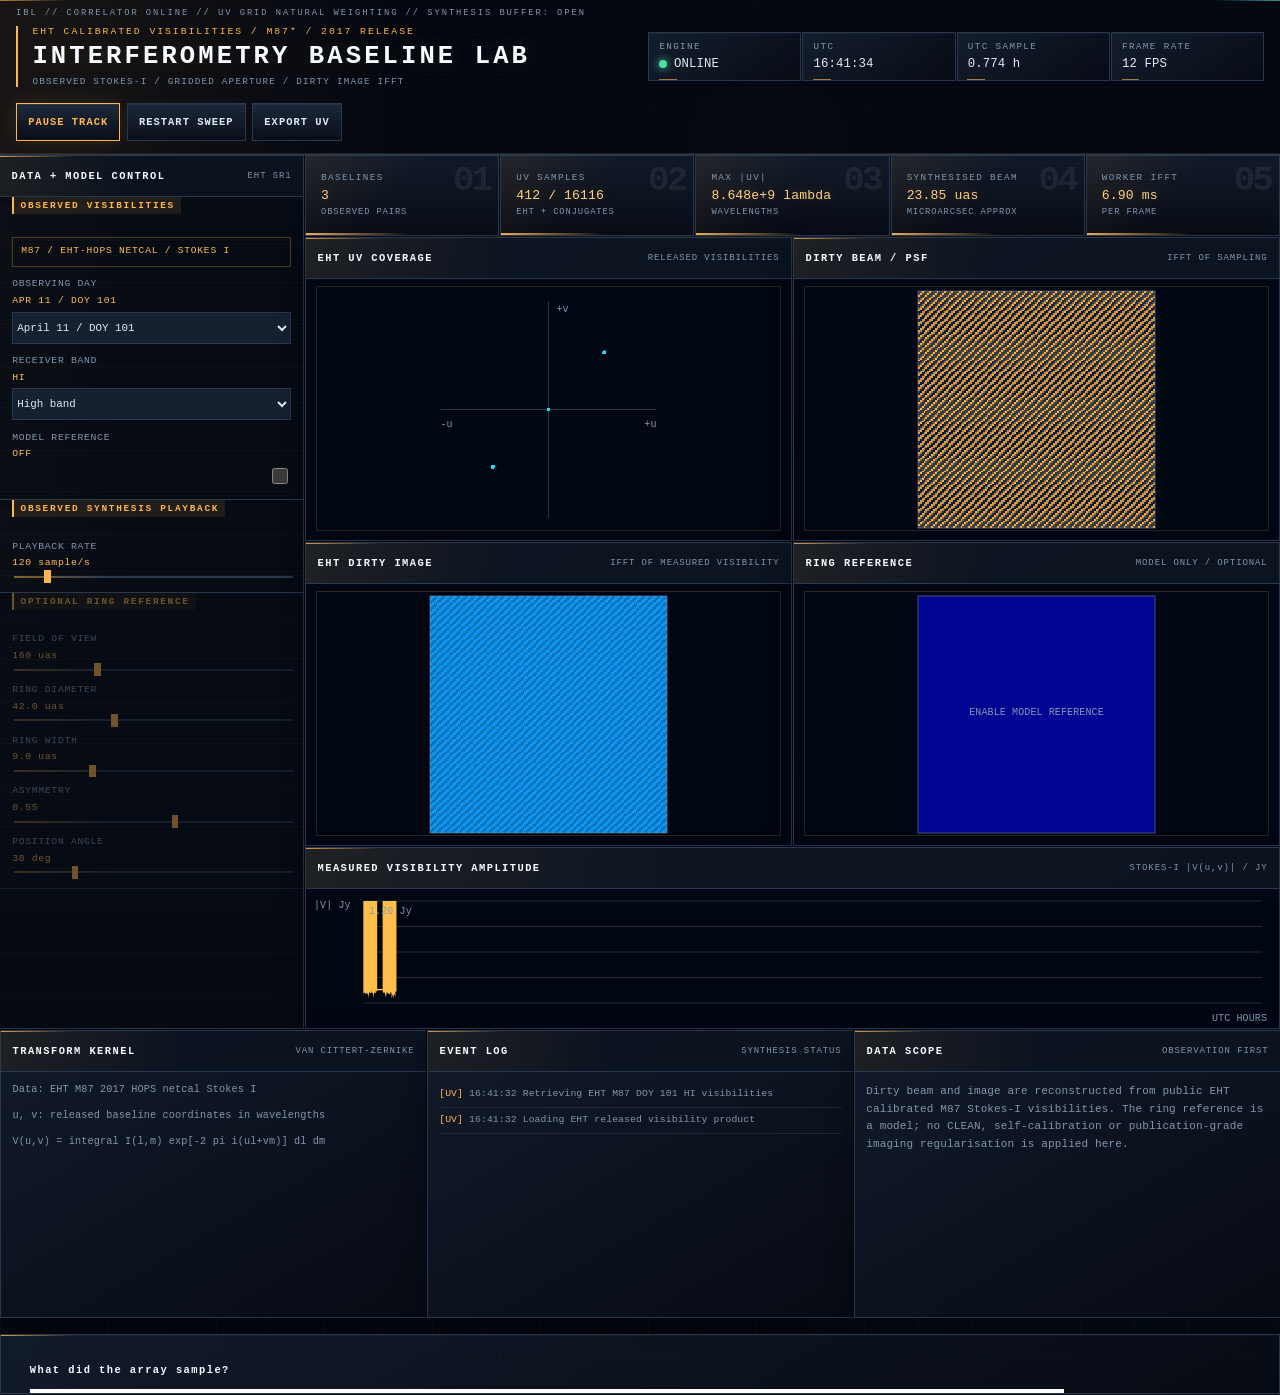
<file: index.html>
<!doctype html>
<html lang="en">
  <head>
    <meta charset="utf-8">
    <meta name="viewport" content="width=device-width, initial-scale=1">
    <meta name="theme-color" content="#0b0f19">
    <meta name="description" content="EHT observation-led M87 calibrated visibility and dirty-image interferometry laboratory.">
    <title>Interferometry Baseline Lab | EHT Visibility Console</title>
    <link rel="icon" href="data:,">
    <link rel="stylesheet" href="assets/css/style.css">
    <script src="assets/js/app.js" defer></script>
  <!-- Search discovery metadata: maintained by the portfolio indexing workflow. -->
  <meta name="robots" content="index,follow,max-image-preview:large,max-snippet:-1,max-video-preview:-1">
  <link rel="canonical" href="https://biswajit1999.github.io/Interferometry_Baseline_Lab/">
  <meta property="og:type" content="website">
  <meta property="og:site_name" content="Biswajit Jana — Research Software">
  <meta property="og:title" content="Interferometry Baseline Lab | EHT Visibility Console">
  <meta property="og:description" content="EHT observation-led M87 calibrated visibility and dirty-image interferometry laboratory.">
  <meta property="og:url" content="https://biswajit1999.github.io/Interferometry_Baseline_Lab/">
  <meta name="twitter:card" content="summary">
  <meta name="twitter:title" content="Interferometry Baseline Lab | EHT Visibility Console">
  <meta name="twitter:description" content="EHT observation-led M87 calibrated visibility and dirty-image interferometry laboratory.">
  <script id="search-structured-data" type="application/ld+json">
{
  "@context": "https://schema.org",
  "@type": "WebApplication",
  "@id": "https://biswajit1999.github.io/Interferometry_Baseline_Lab/#application",
  "name": "Interferometry Baseline Lab | EHT Visibility Console",
  "description": "EHT observation-led M87 calibrated visibility and dirty-image interferometry laboratory.",
  "url": "https://biswajit1999.github.io/Interferometry_Baseline_Lab/",
  "codeRepository": "https://github.com/Biswajit1999/Interferometry_Baseline_Lab",
  "author": {
    "@type": "Person",
    "name": "Biswajit Jana",
    "url": "https://github.com/Biswajit1999"
  },
  "applicationCategory": "EducationalApplication",
  "operatingSystem": "Any",
  "browserRequirements": "Requires a modern web browser",
  "isAccessibleForFree": true,
  "keywords": [
    "astronomy",
    "astrophysics",
    "scientific computing",
    "optical interferometry",
    "baseline synthesis",
    "astronomical instrumentation"
  ],
  "dateModified": "2026-09-15",
  "inLanguage": "en"
}
  </script>
</head>
  <body>
    <div class="instrument">
      <header class="topbar">
        <section class="brand">
          <p>EHT CALIBRATED VISIBILITIES / M87* / 2017 RELEASE</p>
          <h1>INTERFEROMETRY BASELINE LAB</h1>
          <span>OBSERVED STOKES-I / GRIDDED APERTURE / DIRTY IMAGE IFFT</span>
        </section>
        <dl class="health">
          <div><dt>ENGINE</dt><dd><i id="engine-light"></i><span id="engine">BOOT</span></dd></div>
          <div><dt>UTC</dt><dd id="utc">--:--:--</dd></div>
          <div><dt>UTC SAMPLE</dt><dd id="hour-angle">-- h</dd></div>
          <div><dt>FRAME RATE</dt><dd id="fps">-- FPS</dd></div>
        </dl>
        <nav>
          <button id="run" class="on" type="button">PAUSE TRACK</button>
          <button id="restart" type="button">RESTART SWEEP</button>
          <button id="export" type="button">EXPORT UV</button>
        </nav>
      </header>

      <main class="layout">
        <aside class="panel controls">
          <header><h2>DATA + MODEL CONTROL</h2><span>EHT SR1</span></header>
          <fieldset>
            <legend>OBSERVED VISIBILITIES</legend>
            <p class="dataset">M87 / EHT-HOPS NETCAL / STOKES I</p>
            <label>OBSERVING DAY <output id="day-value">APR 11 / DOY 101</output>
              <select id="day">
                <option value="095">April 05 / DOY 095</option>
                <option value="096">April 06 / DOY 096</option>
                <option value="100">April 10 / DOY 100</option>
                <option value="101" selected>April 11 / DOY 101</option>
              </select>
            </label>
            <label>RECEIVER BAND <output id="band-value">HIGH</output>
              <select id="band">
                <option value="hi" selected>High band</option>
                <option value="lo">Low band</option>
              </select>
            </label>
            <label>MODEL REFERENCE <output id="modelOverlay-value">OFF</output>
              <input id="modelOverlay" type="checkbox">
            </label>
          </fieldset>
          <fieldset>
            <legend>OBSERVED SYNTHESIS PLAYBACK</legend>
            <label>PLAYBACK RATE <output id="playback-value">120 sample/s</output>
              <input id="playback" type="range" min="10" max="1000" step="10" value="120">
            </label>
          </fieldset>
          <fieldset class="model-parameters">
            <legend>OPTIONAL RING REFERENCE</legend>
            <label>FIELD OF VIEW <output id="fov-value">160 uas</output>
              <input id="fov" type="range" min="60" max="400" step="1" value="160">
            </label>
            <label>RING DIAMETER <output id="ringDiameter-value">42.0 uas</output>
              <input id="ringDiameter" type="range" min="10" max="100" step="0.5" value="42">
            </label>
            <label>RING WIDTH <output id="ringWidth-value">9.0 uas</output>
              <input id="ringWidth" type="range" min="1" max="30" step="0.5" value="9">
            </label>
            <label>ASYMMETRY <output id="asymmetry-value">0.55</output>
              <input id="asymmetry" type="range" min="0" max="0.95" step="0.01" value="0.55">
            </label>
            <label>POSITION ANGLE <output id="positionAngle-value">38 deg</output>
              <input id="positionAngle" type="range" min="0" max="180" step="1" value="38">
            </label>
          </fieldset>
        </aside>

        <section class="science">
          <section class="metrics">
            <article><h2>BASELINES</h2><strong id="baselines">--</strong><span>OBSERVED PAIRS</span></article>
            <article><h2>UV SAMPLES</h2><strong id="uv-samples">--</strong><span>EHT + CONJUGATES</span></article>
            <article><h2>MAX |UV|</h2><strong id="max-uv">--</strong><span>WAVELENGTHS</span></article>
            <article><h2>SYNTHESISED BEAM</h2><strong id="beam">--</strong><span>MICROARCSEC APPROX</span></article>
            <article><h2>WORKER IFFT</h2><strong id="compute">--</strong><span>PER FRAME</span></article>
          </section>
          <section class="imaging">
            <article class="panel image"><header><h2>EHT UV COVERAGE</h2><span>RELEASED VISIBILITIES</span></header><canvas id="uv"></canvas></article>
            <article class="panel image"><header><h2>DIRTY BEAM / PSF</h2><span>IFFT OF SAMPLING</span></header><canvas id="beam-map"></canvas></article>
            <article class="panel image"><header><h2>EHT DIRTY IMAGE</h2><span>IFFT OF MEASURED VISIBILITY</span></header><canvas id="dirty"></canvas></article>
            <article class="panel image"><header><h2>RING REFERENCE</h2><span>MODEL ONLY / OPTIONAL</span></header><canvas id="truth"></canvas></article>
          </section>
          <article class="panel visibility">
            <header><h2>MEASURED VISIBILITY AMPLITUDE</h2><span>STOKES-I |V(u,v)| / JY</span></header>
            <canvas id="visibility"></canvas>
          </article>
        </section>

        <aside class="right">
          <article class="panel formulas">
            <header><h2>TRANSFORM KERNEL</h2><span>VAN CITTERT-ZERNIKE</span></header>
            <p>Data: EHT M87 2017 HOPS netcal Stokes I</p>
            <p>u, v: released baseline coordinates in wavelengths</p>
            <p>V(u,v) = integral I(l,m) exp[-2 pi i(ul+vm)] dl dm</p>
          </article>
          <article class="panel log">
            <header><h2>EVENT LOG</h2><span>SYNTHESIS STATUS</span></header>
            <ol id="log"><li>Initialising imaging worker...</li></ol>
          </article>
          <article class="panel scope">
            <header><h2>DATA SCOPE</h2><span>OBSERVATION FIRST</span></header>
            <p>Dirty beam and image are reconstructed from public EHT calibrated M87 Stokes-I visibilities. The ring reference is a model; no CLEAN, self-calibration or publication-grade imaging regularisation is applied here.</p>
          </article>
        </aside>
      </main>
      <section class="panel baseline-evidence" aria-labelledby="baseline-evidence-title">
        <h2 id="baseline-evidence-title">What did the array sample?</h2>
        <figure>
          <img src="assets/m87-april05-high-baselines.png" width="1034" height="505" loading="lazy" alt="EHT Fourier-plane coverage and Stokes-I visibility amplitude as a function of projected baseline on 5 April 2017">
          <figcaption>April 5 high-band observations of M87*. The amplitude bars cover the 16th–84th percentile within each baseline-length bin. The table separately reports the median released statistical uncertainty for each bin.</figcaption>
        </figure>
        <p><a href="data/m87-april05-high-baseline-summary.csv" download>Download binned measurements</a> · <a href="assets/m87-april05-high-baselines.png" download>Download the figure</a></p>
      </section>
      <footer>IBL / EHT VISIBILITY CONSOLE <span id="status">LOADING WORKER</span> OBSERVED UV / WORKER IFFT / OPTIONAL RING MODEL</footer>
    </div>
  </body>
</html>
</file>
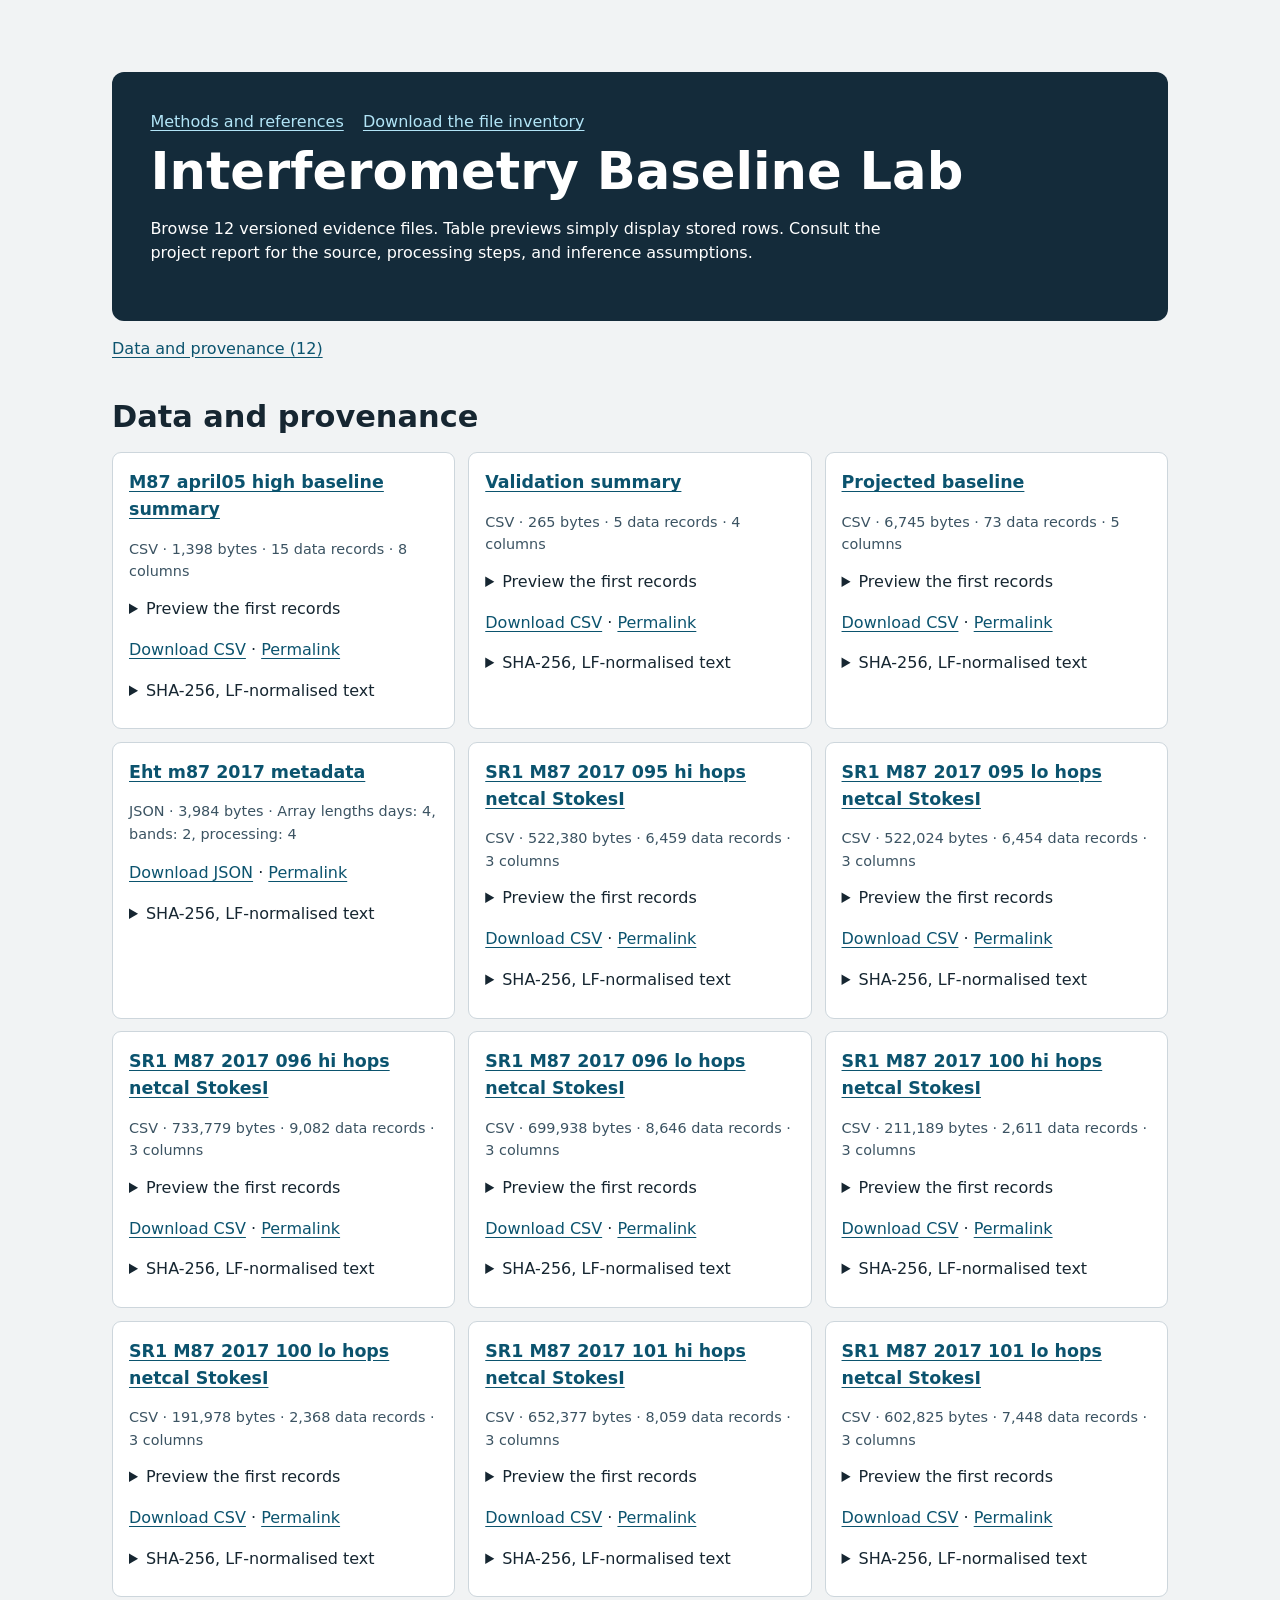
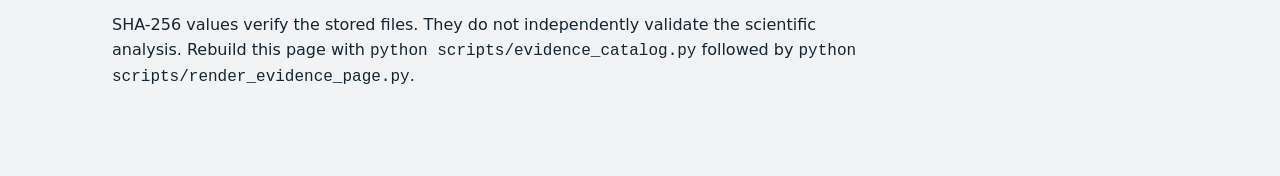
<file: evidence.html>
<!doctype html>
<html lang="en">
<head>
<meta charset="utf-8">
<meta name="viewport" content="width=device-width, initial-scale=1">
<title>Interferometry Baseline Lab · Research evidence</title>
<style>
:root{color-scheme:light;background:#f1f3f4;color:#162631;font:1rem/1.55 system-ui,sans-serif}
*{box-sizing:border-box}main{max-width:74rem;margin:auto;padding:clamp(1rem,5vw,4rem)}
header{background:#142b3a;color:#fff;padding:clamp(1rem,3vw,2.75rem);border-radius:12px}
h1{max-width:30ch;font-size:clamp(1.7rem,4.5vw,3.2rem);line-height:1.12;margin:.5rem 0 0}
h2{font-size:clamp(1.35rem,3vw,1.9rem);margin:2rem 0 .75rem}h3{font-size:1.09rem;margin:0}
header p,figcaption,.scope{max-width:76ch}a{color:#0b536e;text-underline-offset:.16em}
header a{color:#b2e5f7}nav{display:flex;gap:.75rem 1.2rem;flex-wrap:wrap}
.grid{display:grid;grid-template-columns:repeat(auto-fit,minmax(min(100%,17rem),1fr));gap:.8rem}
article,figure{background:#fff;border:1px solid #cdd6dc;border-radius:9px;padding:1rem;min-width:0}
figure{margin:1rem 0}img{display:block;max-width:100%;height:auto;margin:auto}
figcaption{margin-top:.6rem;color:#3b5362}.meta{color:#3b5362;font-size:.9rem}
details{margin:.55rem 0}summary{cursor:pointer}code{overflow-wrap:anywhere}
.table-scroll{overflow:auto}table{border-collapse:collapse;width:100%;font-size:.85rem}
th,td{text-align:left;vertical-align:top;padding:.4rem;border-bottom:1px solid #dce3e7}
.index ul{display:flex;flex-wrap:wrap;gap:.5rem 1.25rem;margin:1rem 0 0;padding:0;list-style:none}
.skip{position:absolute;top:0;left:.5rem;background:#fff;padding:.7rem;transform:translateY(-120%)}
.skip:focus{transform:none;z-index:1}article:target{outline:3px solid #44687d;scroll-margin-top:1rem}
.table-scroll:focus-visible,a:focus-visible,summary:focus-visible{outline:2px solid #7b4107;outline-offset:3px}
</style>
</head>
<body>
<a class="skip" href="#evidence-content">Skip to file list</a>
<main>
<header>
<nav aria-label="Evidence links"><a href="https://github.com/Biswajit1999/Interferometry_Baseline_Lab#readme">Methods and references</a><a href="evidence/manifest.json" download>Download the file inventory</a></nav>
<h1>Interferometry Baseline Lab</h1>
<p>Browse 12 versioned evidence files. Table previews simply display stored rows. Consult the project report for the source, processing steps, and inference assumptions.</p>
</header>
<div id="evidence-content">
<nav aria-label="On this page" class="index"><ul><li><a href="#group-data-and-provenance">Data and provenance (12)</a></li></ul></nav>

<section id="group-data-and-provenance"><h2>Data and provenance</h2><div class="grid"><article id="file-c136540766734333"><h3><a href="data/m87-april05-high-baseline-summary.csv">M87 april05 high baseline summary</a></h3><p class="meta">CSV · 1,398 bytes · 15 data records · 8 columns</p><details><summary>Preview the first records</summary><div class="table-scroll" tabindex="0" role="region" aria-label="Table preview"><table aria-label="First records from this file"><thead><tr><th scope="col">baseline_min_glambda</th><th scope="col">baseline_max_glambda</th><th scope="col">sample_count</th><th scope="col">median_baseline_glambda</th><th scope="col">median_amplitude_jy</th><th scope="col">p16_amplitude_jy</th><th scope="col">p84_amplitude_jy</th></tr></thead><tbody><tr><td>0.0</td><td>0.5</td><td>593</td><td>0.00012128135726857321</td><td>1.12393039</td><td>1.1200033424</td><td>1.125372386</td></tr><tr><td>1.0</td><td>1.5</td><td>485</td><td>1.3750514710806914</td><td>0.25464312</td><td>0.1388098868</td><td>0.31249722679999997</td></tr><tr><td>1.5</td><td>2.0</td><td>24</td><td>1.5008322288758185</td><td>0.23944238</td><td>0.22254678</td><td>0.2573382088</td></tr><tr><td>2.0</td><td>2.5</td><td>152</td><td>2.400425316426917</td><td>0.157756815</td><td>0.0927514604</td><td>0.2664755792</td></tr></tbody></table></div></details><p><a href="data/m87-april05-high-baseline-summary.csv" download>Download CSV</a> · <a href="#file-c136540766734333" aria-label="Link to M87 april05 high baseline summary">Permalink</a></p><details><summary>SHA-256, LF-normalised text</summary><code>651883093e6cf52048355004f72126bce15c7b45492b66525a204e262ad0d503</code></details></article><article id="file-e2ccc0a3c3fbb58a"><h3><a href="data/validation_summary.csv">Validation summary</a></h3><p class="meta">CSV · 265 bytes · 5 data records · 4 columns</p><details><summary>Preview the first records</summary><div class="table-scroll" tabindex="0" role="region" aria-label="Table preview"><table aria-label="First records from this file"><thead><tr><th scope="col">check</th><th scope="col">value</th><th scope="col">expected</th><th scope="col">passed</th></tr></thead><tbody><tr><td>required_u_projection</td><td>5103.122148265219</td><td>5103.122148265219</td><td>True</td></tr><tr><td>visibility_origin_normalised</td><td>1.0</td><td>1.0</td><td>True</td></tr><tr><td>hermitian_visibility</td><td>0.0</td><td>0.0</td><td>True</td></tr><tr><td>resolved_source_attenuation</td><td>0.9894541775076499</td><td>&lt;= 1</td><td>True</td></tr></tbody></table></div></details><p><a href="data/validation_summary.csv" download>Download CSV</a> · <a href="#file-e2ccc0a3c3fbb58a" aria-label="Link to Validation summary">Permalink</a></p><details><summary>SHA-256, LF-normalised text</summary><code>523dc72aa38b4ea3b7f1588809fd5603ff7aa837f3e702263759dfa5bfe88e4f</code></details></article><article id="file-e73fa1d59b95f8d5"><h3><a href="data/projected_baseline.csv">Projected baseline</a></h3><p class="meta">CSV · 6,745 bytes · 73 data records · 5 columns</p><details><summary>Preview the first records</summary><div class="table-scroll" tabindex="0" role="region" aria-label="Table preview"><table aria-label="First records from this file"><thead><tr><th scope="col">hour_angle_hours</th><th scope="col">u_wavelengths</th><th scope="col">v_wavelengths</th><th scope="col">visibility_real</th><th scope="col">visibility_imaginary</th></tr></thead><tbody><tr><td>-6.0</td><td>-5714.285714285715</td><td>-1.4787374328627595e-13</td><td>0.9640942626302156</td><td>0.14691226849507522</td></tr><tr><td>-5.833333333333333</td><td>-5708.84698046776</td><td>-105.33914095161447</td><td>0.9626590827077857</td><td>0.1500264760939205</td></tr><tr><td>-5.666666666666667</td><td>-5692.541131952832</td><td>-210.47776286134203</td><td>0.9613331787608129</td><td>0.15286258131573194</td></tr><tr><td>-5.5</td><td>-5665.399207850345</td><td>-315.2157283866895</td><td>0.9601261979510478</td><td>0.1554184274982137</td></tr></tbody></table></div></details><p><a href="data/projected_baseline.csv" download>Download CSV</a> · <a href="#file-e73fa1d59b95f8d5" aria-label="Link to Projected baseline">Permalink</a></p><details><summary>SHA-256, LF-normalised text</summary><code>55c2820def19c04609a7ae13f43d09781f4dc3b5eeab7c4a33c1df96a99d65e6</code></details></article><article id="file-f6077facad6b768c"><h3><a href="data/observations/eht_m87_2017_metadata.json">Eht m87 2017 metadata</a></h3><p class="meta">JSON · 3,984 bytes · Array lengths days: 4, bands: 2, processing: 4</p><p><a href="data/observations/eht_m87_2017_metadata.json" download>Download JSON</a> · <a href="#file-f6077facad6b768c" aria-label="Link to Eht m87 2017 metadata">Permalink</a></p><details><summary>SHA-256, LF-normalised text</summary><code>913e262b731d963d4140edf0510de4aaf6925ffb4dc10ea78c5975af88a55386</code></details></article><article id="file-b81337f31421ac03"><h3><a href="data/observations/SR1_M87_2017_095_hi_hops_netcal_StokesI.csv">SR1 M87 2017 095 hi hops netcal StokesI</a></h3><p class="meta">CSV · 522,380 bytes · 6,459 data records · 3 columns</p><details><summary>Preview the first records</summary><div class="table-scroll" tabindex="0" role="region" aria-label="Table preview"><table aria-label="First records from this file"><thead><tr><th scope="col">#SRC:M87</th><th scope="col">DATE(MJD):57848</th><th scope="col">FREQ:229.0707GHz</th></tr></thead><tbody><tr><td>#time(UTC)</td><td>T1</td><td>T2</td></tr><tr><td>00.76805556</td><td>AA</td><td>LM</td></tr><tr><td>00.76805556</td><td>AA</td><td>PV</td></tr><tr><td>00.76805556</td><td>AA</td><td>AP</td></tr></tbody></table></div></details><p><a href="data/observations/SR1_M87_2017_095_hi_hops_netcal_StokesI.csv" download>Download CSV</a> · <a href="#file-b81337f31421ac03" aria-label="Link to SR1 M87 2017 095 hi hops netcal StokesI">Permalink</a></p><details><summary>SHA-256, LF-normalised text</summary><code>84d9255bec271d3822dc519606c881111712573c33df175915a838aa8af1775e</code></details></article><article id="file-b778ecae91ec9879"><h3><a href="data/observations/SR1_M87_2017_095_lo_hops_netcal_StokesI.csv">SR1 M87 2017 095 lo hops netcal StokesI</a></h3><p class="meta">CSV · 522,024 bytes · 6,454 data records · 3 columns</p><details><summary>Preview the first records</summary><div class="table-scroll" tabindex="0" role="region" aria-label="Table preview"><table aria-label="First records from this file"><thead><tr><th scope="col">#SRC:M87</th><th scope="col">DATE(MJD):57848</th><th scope="col">FREQ:227.0707GHz</th></tr></thead><tbody><tr><td>#time(UTC)</td><td>T1</td><td>T2</td></tr><tr><td>00.76805556</td><td>AA</td><td>PV</td></tr><tr><td>00.76805556</td><td>AA</td><td>AP</td></tr><tr><td>00.76805556</td><td>AA</td><td>LM</td></tr></tbody></table></div></details><p><a href="data/observations/SR1_M87_2017_095_lo_hops_netcal_StokesI.csv" download>Download CSV</a> · <a href="#file-b778ecae91ec9879" aria-label="Link to SR1 M87 2017 095 lo hops netcal StokesI">Permalink</a></p><details><summary>SHA-256, LF-normalised text</summary><code>ced76b99f03cd487c25918f950f69ec1883947f77df6a7d06e1e8e5336e2b6c3</code></details></article><article id="file-172ca9f69bf9ff37"><h3><a href="data/observations/SR1_M87_2017_096_hi_hops_netcal_StokesI.csv">SR1 M87 2017 096 hi hops netcal StokesI</a></h3><p class="meta">CSV · 733,779 bytes · 9,082 data records · 3 columns</p><details><summary>Preview the first records</summary><div class="table-scroll" tabindex="0" role="region" aria-label="Table preview"><table aria-label="First records from this file"><thead><tr><th scope="col">#SRC:M87</th><th scope="col">DATE(MJD):57849</th><th scope="col">FREQ:229.0707GHz</th></tr></thead><tbody><tr><td>#time(UTC)</td><td>T1</td><td>T2</td></tr><tr><td>00.86805555</td><td>AA</td><td>PV</td></tr><tr><td>00.86805555</td><td>AA</td><td>AP</td></tr><tr><td>00.86805555</td><td>AP</td><td>PV</td></tr></tbody></table></div></details><p><a href="data/observations/SR1_M87_2017_096_hi_hops_netcal_StokesI.csv" download>Download CSV</a> · <a href="#file-172ca9f69bf9ff37" aria-label="Link to SR1 M87 2017 096 hi hops netcal StokesI">Permalink</a></p><details><summary>SHA-256, LF-normalised text</summary><code>ccf8923130ffdd78c2ca66ebc5de66389edd3949816a963e84a80d02e903949c</code></details></article><article id="file-6d8924df18301301"><h3><a href="data/observations/SR1_M87_2017_096_lo_hops_netcal_StokesI.csv">SR1 M87 2017 096 lo hops netcal StokesI</a></h3><p class="meta">CSV · 699,938 bytes · 8,646 data records · 3 columns</p><details><summary>Preview the first records</summary><div class="table-scroll" tabindex="0" role="region" aria-label="Table preview"><table aria-label="First records from this file"><thead><tr><th scope="col">#SRC:M87</th><th scope="col">DATE(MJD):57849</th><th scope="col">FREQ:227.0707GHz</th></tr></thead><tbody><tr><td>#time(UTC)</td><td>T1</td><td>T2</td></tr><tr><td>00.86805555</td><td>AA</td><td>PV</td></tr><tr><td>00.87083334</td><td>AA</td><td>PV</td></tr><tr><td>00.87361112</td><td>AA</td><td>PV</td></tr></tbody></table></div></details><p><a href="data/observations/SR1_M87_2017_096_lo_hops_netcal_StokesI.csv" download>Download CSV</a> · <a href="#file-6d8924df18301301" aria-label="Link to SR1 M87 2017 096 lo hops netcal StokesI">Permalink</a></p><details><summary>SHA-256, LF-normalised text</summary><code>d44b6e0f2d430eb4a725fb9b1e5965407405f9e38cb3b6f0b76ccd69c9771ba9</code></details></article><article id="file-016b721adae1002e"><h3><a href="data/observations/SR1_M87_2017_100_hi_hops_netcal_StokesI.csv">SR1 M87 2017 100 hi hops netcal StokesI</a></h3><p class="meta">CSV · 211,189 bytes · 2,611 data records · 3 columns</p><details><summary>Preview the first records</summary><div class="table-scroll" tabindex="0" role="region" aria-label="Table preview"><table aria-label="First records from this file"><thead><tr><th scope="col">#SRC:M87</th><th scope="col">DATE(MJD):57853</th><th scope="col">FREQ:229.0707GHz</th></tr></thead><tbody><tr><td>#time(UTC)</td><td>T1</td><td>T2</td></tr><tr><td>02.15138894</td><td>AA</td><td>LM</td></tr><tr><td>02.15138894</td><td>AA</td><td>AZ</td></tr><tr><td>02.15138894</td><td>AA</td><td>AP</td></tr></tbody></table></div></details><p><a href="data/observations/SR1_M87_2017_100_hi_hops_netcal_StokesI.csv" download>Download CSV</a> · <a href="#file-016b721adae1002e" aria-label="Link to SR1 M87 2017 100 hi hops netcal StokesI">Permalink</a></p><details><summary>SHA-256, LF-normalised text</summary><code>13ea4e2e5b357b707380287dd247eb3e154d0d55c1dda4d97cf4510a6d4e144f</code></details></article><article id="file-f9378639fa8e8d7b"><h3><a href="data/observations/SR1_M87_2017_100_lo_hops_netcal_StokesI.csv">SR1 M87 2017 100 lo hops netcal StokesI</a></h3><p class="meta">CSV · 191,978 bytes · 2,368 data records · 3 columns</p><details><summary>Preview the first records</summary><div class="table-scroll" tabindex="0" role="region" aria-label="Table preview"><table aria-label="First records from this file"><thead><tr><th scope="col">#SRC:M87</th><th scope="col">DATE(MJD):57853</th><th scope="col">FREQ:227.0707GHz</th></tr></thead><tbody><tr><td>#time(UTC)</td><td>T1</td><td>T2</td></tr><tr><td>02.15138894</td><td>AA</td><td>PV</td></tr><tr><td>02.15138894</td><td>AA</td><td>AZ</td></tr><tr><td>02.15138894</td><td>AA</td><td>AP</td></tr></tbody></table></div></details><p><a href="data/observations/SR1_M87_2017_100_lo_hops_netcal_StokesI.csv" download>Download CSV</a> · <a href="#file-f9378639fa8e8d7b" aria-label="Link to SR1 M87 2017 100 lo hops netcal StokesI">Permalink</a></p><details><summary>SHA-256, LF-normalised text</summary><code>279ec613641074079f8fe9dd9e1ced6b33c121611a099761c32b030ced21a544</code></details></article><article id="file-3b696f522e6e383a"><h3><a href="data/observations/SR1_M87_2017_101_hi_hops_netcal_StokesI.csv">SR1 M87 2017 101 hi hops netcal StokesI</a></h3><p class="meta">CSV · 652,377 bytes · 8,059 data records · 3 columns</p><details><summary>Preview the first records</summary><div class="table-scroll" tabindex="0" role="region" aria-label="Table preview"><table aria-label="First records from this file"><thead><tr><th scope="col">#SRC:M87</th><th scope="col">DATE(MJD):57854</th><th scope="col">FREQ:229.0707GHz</th></tr></thead><tbody><tr><td>#time(UTC)</td><td>T1</td><td>T2</td></tr><tr><td>00.53472224</td><td>AA</td><td>PV</td></tr><tr><td>00.53472224</td><td>AA</td><td>AP</td></tr><tr><td>00.53472224</td><td>AP</td><td>PV</td></tr></tbody></table></div></details><p><a href="data/observations/SR1_M87_2017_101_hi_hops_netcal_StokesI.csv" download>Download CSV</a> · <a href="#file-3b696f522e6e383a" aria-label="Link to SR1 M87 2017 101 hi hops netcal StokesI">Permalink</a></p><details><summary>SHA-256, LF-normalised text</summary><code>b5e9542c5712c0608c731bd6d5cf57a3f6f8f5369f5e9492e76b7ea0f551f57b</code></details></article><article id="file-5cfed1415635a4c6"><h3><a href="data/observations/SR1_M87_2017_101_lo_hops_netcal_StokesI.csv">SR1 M87 2017 101 lo hops netcal StokesI</a></h3><p class="meta">CSV · 602,825 bytes · 7,448 data records · 3 columns</p><details><summary>Preview the first records</summary><div class="table-scroll" tabindex="0" role="region" aria-label="Table preview"><table aria-label="First records from this file"><thead><tr><th scope="col">#SRC:M87</th><th scope="col">DATE(MJD):57854</th><th scope="col">FREQ:227.0707GHz</th></tr></thead><tbody><tr><td>#time(UTC)</td><td>T1</td><td>T2</td></tr><tr><td>00.53472224</td><td>AA</td><td>PV</td></tr><tr><td>00.53749998</td><td>AA</td><td>PV</td></tr><tr><td>00.54027776</td><td>AA</td><td>PV</td></tr></tbody></table></div></details><p><a href="data/observations/SR1_M87_2017_101_lo_hops_netcal_StokesI.csv" download>Download CSV</a> · <a href="#file-5cfed1415635a4c6" aria-label="Link to SR1 M87 2017 101 lo hops netcal StokesI">Permalink</a></p><details><summary>SHA-256, LF-normalised text</summary><code>3695aeecaa5eef5c445b5c88c34d96820349341471a9cf0558ad6c420864363d</code></details></article></div></section>
</div>
<p class="scope">SHA-256 values verify the stored files. They do not independently validate the scientific analysis. Rebuild this page with <code>python scripts/evidence_catalog.py</code> followed by <code>python scripts/render_evidence_page.py</code>.</p>
</main>
</body>
</html>
</file>
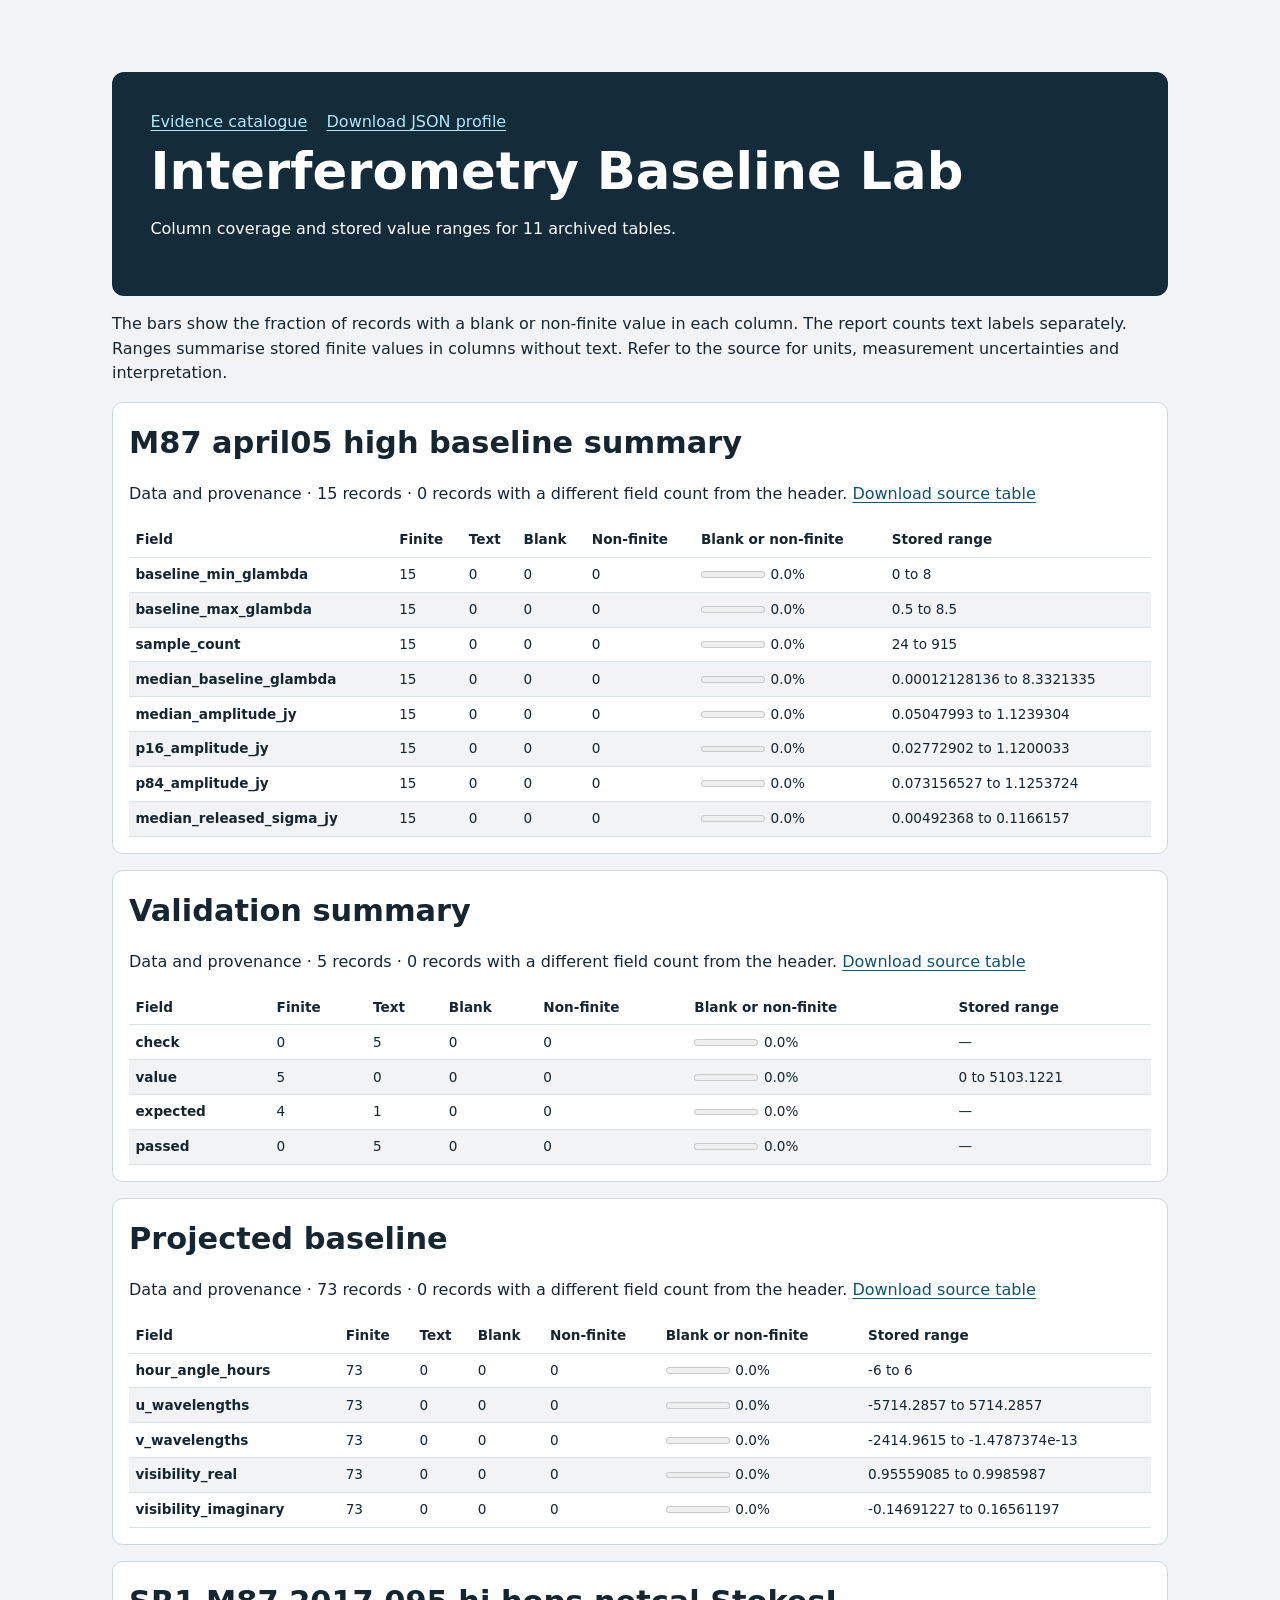
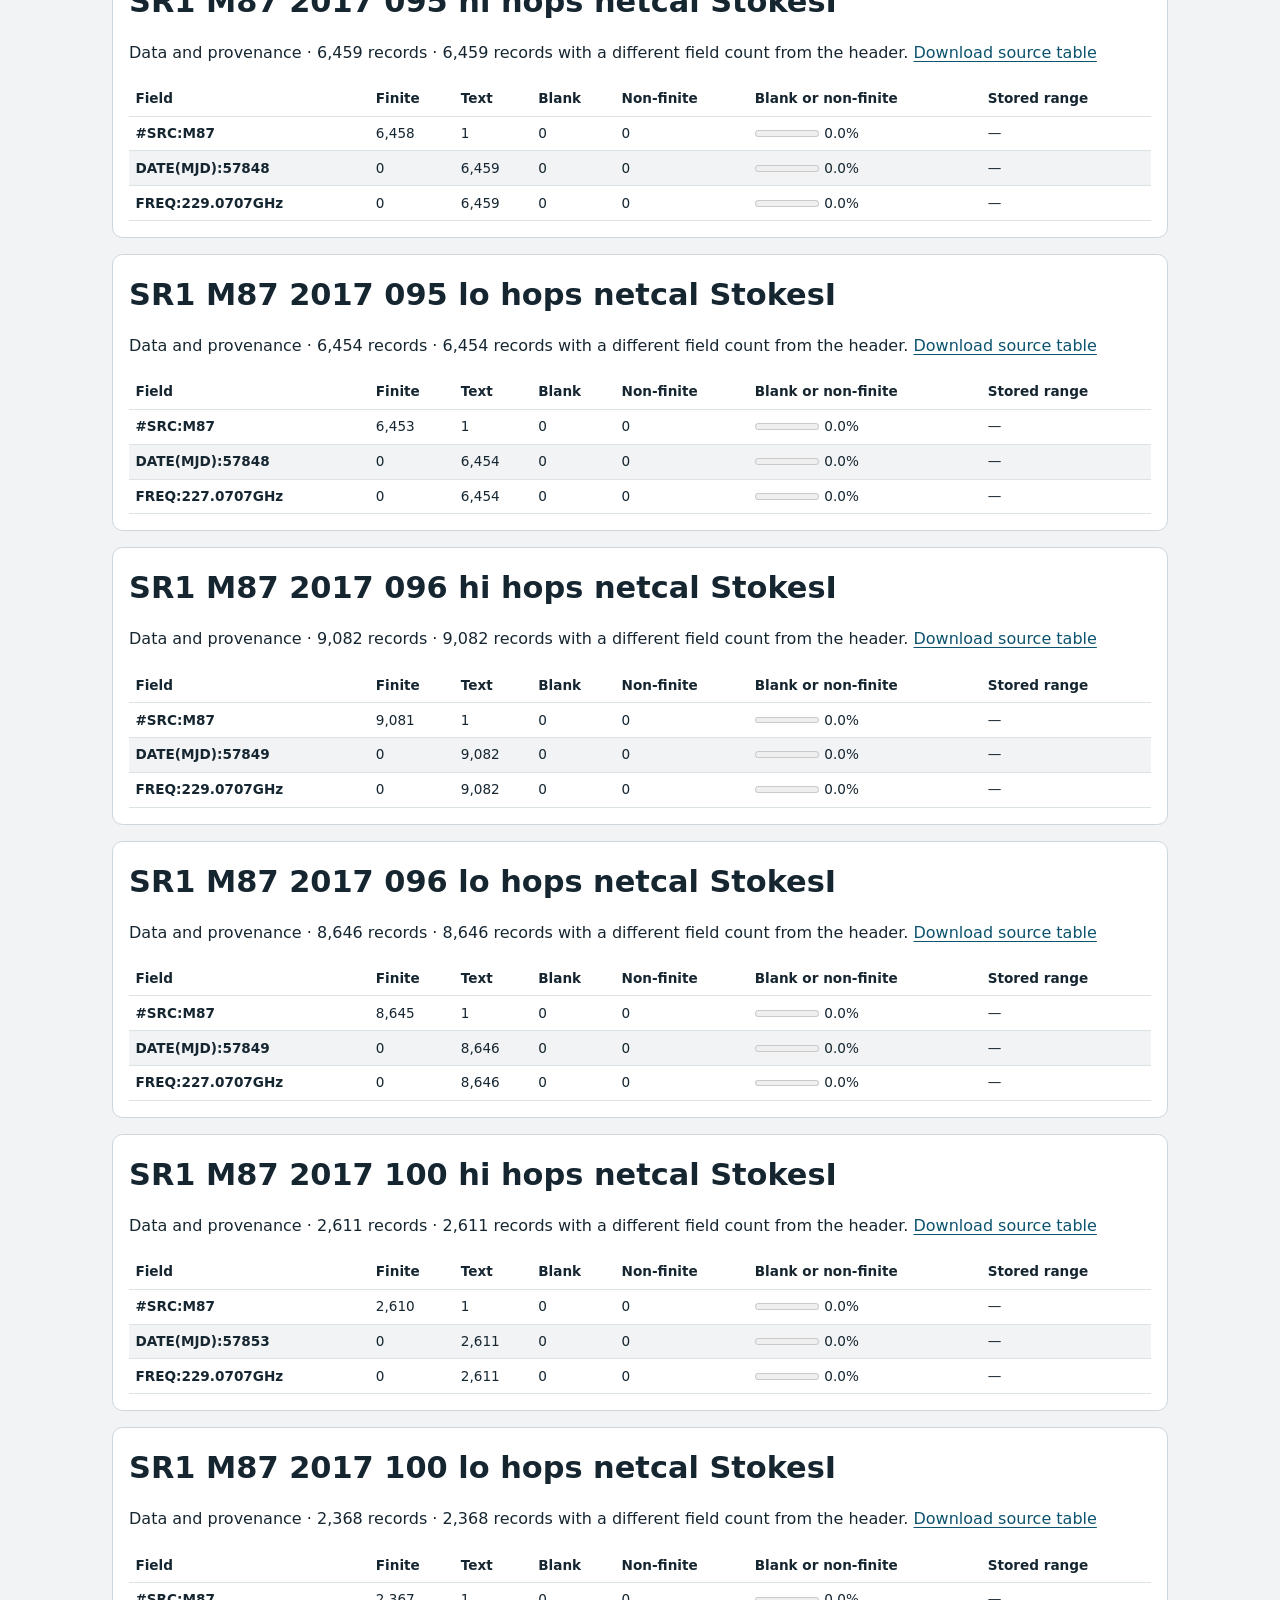
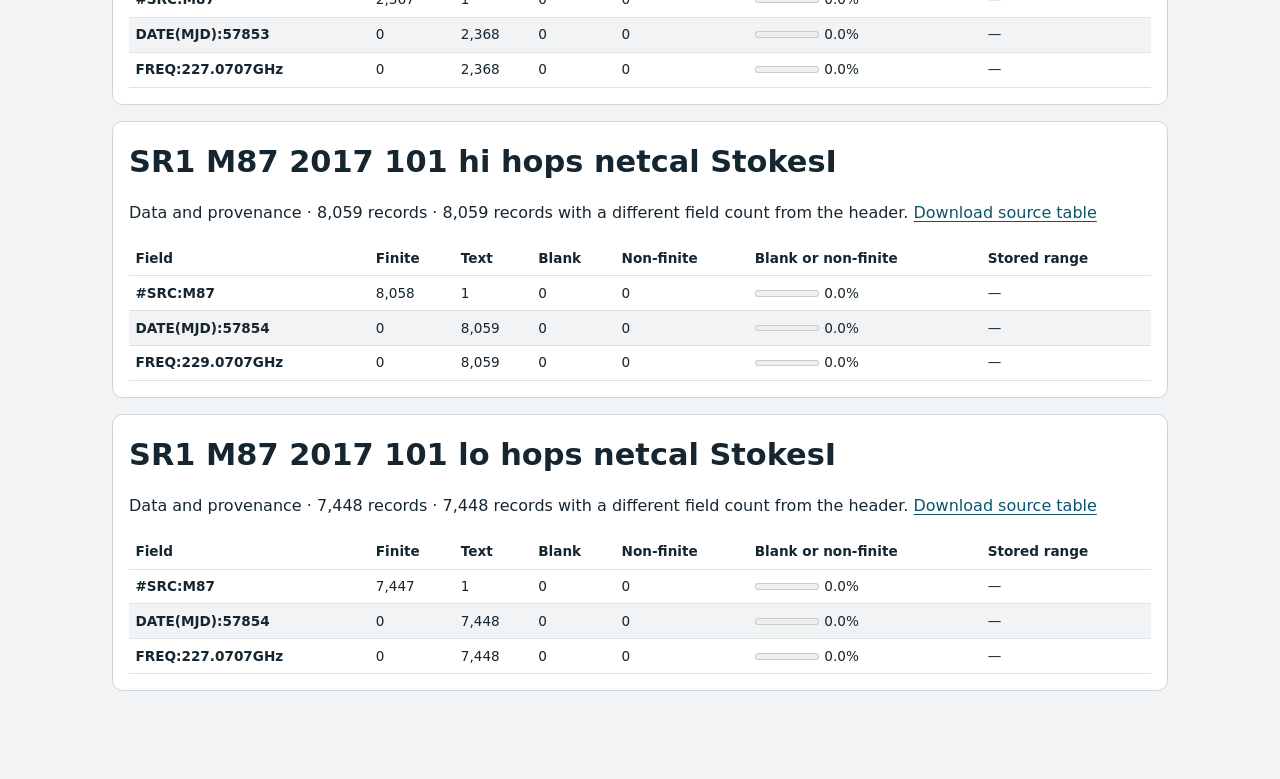
<file: table-evidence.html>
<!doctype html>
<html lang="en">
<head>
<meta charset="utf-8">
<meta name="viewport" content="width=device-width, initial-scale=1">
<title>Interferometry Baseline Lab · Table profiles</title>
<style>
:root{color-scheme:light;background:#f1f3f4;color:#162631;font:1rem/1.55 system-ui,sans-serif}
*{box-sizing:border-box}main{max-width:74rem;margin:auto;padding:clamp(1rem,5vw,4rem)}
header{background:#142b3a;color:#fff;padding:clamp(1rem,3vw,2.75rem);border-radius:12px}
h1{max-width:30ch;font-size:clamp(1.7rem,4.5vw,3.2rem);line-height:1.12;margin:.5rem 0 0}
h2{font-size:clamp(1.35rem,3vw,1.9rem);margin:2rem 0 .75rem}h3{font-size:1.09rem;margin:0}
header p,figcaption,.scope{max-width:76ch}a{color:#0b536e;text-underline-offset:.16em}
header a{color:#b2e5f7}nav{display:flex;gap:.75rem 1.2rem;flex-wrap:wrap}
.grid{display:grid;grid-template-columns:repeat(auto-fit,minmax(min(100%,17rem),1fr));gap:.8rem}
article,figure{background:#fff;border:1px solid #cdd6dc;border-radius:9px;padding:1rem;min-width:0}
figure{margin:1rem 0}img{display:block;max-width:100%;height:auto;margin:auto}
figcaption{margin-top:.6rem;color:#3b5362}.meta{color:#3b5362;font-size:.9rem}
details{margin:.55rem 0}summary{cursor:pointer}code{overflow-wrap:anywhere}
.table-scroll{overflow:auto}table{border-collapse:collapse;width:100%;font-size:.85rem}
th,td{text-align:left;vertical-align:top;padding:.4rem;border-bottom:1px solid #dce3e7}
.index ul{display:flex;flex-wrap:wrap;gap:.5rem 1.25rem;margin:1rem 0 0;padding:0;list-style:none}
.skip{position:absolute;top:0;left:.5rem;background:#fff;padding:.7rem;transform:translateY(-120%)}
.skip:focus{transform:none;z-index:1}article:target{outline:3px solid #44687d;scroll-margin-top:1rem}
.table-scroll:focus-visible,a:focus-visible,summary:focus-visible{outline:2px solid #7b4107;outline-offset:3px}

section{margin:1rem 0;background:white;border:1px solid #cdd6dc;border-radius:.65rem;padding:1rem}
section h2{margin-top:0}th[scope="row"]{overflow-wrap:anywhere}tbody tr:nth-child(even){background:#f1f3f4}
.coverage{display:flex;align-items:center;gap:.35rem;white-space:nowrap}meter{width:4rem}
.sr-only{position:absolute;width:1px;height:1px;overflow:hidden;clip-path:inset(50%)}
</style>
</head>
<body>
<main>
<header>
<nav aria-label="Publication links"><a href="evidence.html">Evidence catalogue</a> <a href="evidence/table-profiles.json" download>Download JSON profile</a></nav>
<h1>Interferometry Baseline Lab</h1>
<p>Column coverage and stored value ranges for 11 archived tables.</p>
</header>
<p>The bars show the fraction of records with a blank or non-finite value in each column. The report counts text labels separately. Ranges summarise stored finite values in columns without text. Refer to the source for units, measurement uncertainties and interpretation.</p>
<section><h2>M87 april05 high baseline summary</h2><p>Data and provenance · 15 records · 0 records with a different field count from the header. <a href="data/m87-april05-high-baseline-summary.csv" download>Download source table</a></p><div class="table-scroll" tabindex="0" role="region" aria-label="Column statistics"><table><caption class="sr-only">Column statistics for M87 april05 high baseline summary</caption><thead><tr><th scope="col">Field</th><th scope="col">Finite</th><th scope="col">Text</th><th scope="col">Blank</th><th scope="col">Non-finite</th><th scope="col">Blank or non-finite</th><th scope="col">Stored range</th></tr></thead><tbody><tr><th scope="row">baseline_min_glambda</th><td>15</td><td>0</td><td>0</td><td>0</td><td><div class="coverage"><meter aria-label="Blank or non-finite percentage" min="0" max="100" value="0.0000"></meter>0.0%</div></td><td>0 to 8</td></tr><tr><th scope="row">baseline_max_glambda</th><td>15</td><td>0</td><td>0</td><td>0</td><td><div class="coverage"><meter aria-label="Blank or non-finite percentage" min="0" max="100" value="0.0000"></meter>0.0%</div></td><td>0.5 to 8.5</td></tr><tr><th scope="row">sample_count</th><td>15</td><td>0</td><td>0</td><td>0</td><td><div class="coverage"><meter aria-label="Blank or non-finite percentage" min="0" max="100" value="0.0000"></meter>0.0%</div></td><td>24 to 915</td></tr><tr><th scope="row">median_baseline_glambda</th><td>15</td><td>0</td><td>0</td><td>0</td><td><div class="coverage"><meter aria-label="Blank or non-finite percentage" min="0" max="100" value="0.0000"></meter>0.0%</div></td><td>0.00012128136 to 8.3321335</td></tr><tr><th scope="row">median_amplitude_jy</th><td>15</td><td>0</td><td>0</td><td>0</td><td><div class="coverage"><meter aria-label="Blank or non-finite percentage" min="0" max="100" value="0.0000"></meter>0.0%</div></td><td>0.05047993 to 1.1239304</td></tr><tr><th scope="row">p16_amplitude_jy</th><td>15</td><td>0</td><td>0</td><td>0</td><td><div class="coverage"><meter aria-label="Blank or non-finite percentage" min="0" max="100" value="0.0000"></meter>0.0%</div></td><td>0.02772902 to 1.1200033</td></tr><tr><th scope="row">p84_amplitude_jy</th><td>15</td><td>0</td><td>0</td><td>0</td><td><div class="coverage"><meter aria-label="Blank or non-finite percentage" min="0" max="100" value="0.0000"></meter>0.0%</div></td><td>0.073156527 to 1.1253724</td></tr><tr><th scope="row">median_released_sigma_jy</th><td>15</td><td>0</td><td>0</td><td>0</td><td><div class="coverage"><meter aria-label="Blank or non-finite percentage" min="0" max="100" value="0.0000"></meter>0.0%</div></td><td>0.00492368 to 0.1166157</td></tr></tbody></table></div></section><section><h2>Validation summary</h2><p>Data and provenance · 5 records · 0 records with a different field count from the header. <a href="data/validation_summary.csv" download>Download source table</a></p><div class="table-scroll" tabindex="0" role="region" aria-label="Column statistics"><table><caption class="sr-only">Column statistics for Validation summary</caption><thead><tr><th scope="col">Field</th><th scope="col">Finite</th><th scope="col">Text</th><th scope="col">Blank</th><th scope="col">Non-finite</th><th scope="col">Blank or non-finite</th><th scope="col">Stored range</th></tr></thead><tbody><tr><th scope="row">check</th><td>0</td><td>5</td><td>0</td><td>0</td><td><div class="coverage"><meter aria-label="Blank or non-finite percentage" min="0" max="100" value="0.0000"></meter>0.0%</div></td><td>—</td></tr><tr><th scope="row">value</th><td>5</td><td>0</td><td>0</td><td>0</td><td><div class="coverage"><meter aria-label="Blank or non-finite percentage" min="0" max="100" value="0.0000"></meter>0.0%</div></td><td>0 to 5103.1221</td></tr><tr><th scope="row">expected</th><td>4</td><td>1</td><td>0</td><td>0</td><td><div class="coverage"><meter aria-label="Blank or non-finite percentage" min="0" max="100" value="0.0000"></meter>0.0%</div></td><td>—</td></tr><tr><th scope="row">passed</th><td>0</td><td>5</td><td>0</td><td>0</td><td><div class="coverage"><meter aria-label="Blank or non-finite percentage" min="0" max="100" value="0.0000"></meter>0.0%</div></td><td>—</td></tr></tbody></table></div></section><section><h2>Projected baseline</h2><p>Data and provenance · 73 records · 0 records with a different field count from the header. <a href="data/projected_baseline.csv" download>Download source table</a></p><div class="table-scroll" tabindex="0" role="region" aria-label="Column statistics"><table><caption class="sr-only">Column statistics for Projected baseline</caption><thead><tr><th scope="col">Field</th><th scope="col">Finite</th><th scope="col">Text</th><th scope="col">Blank</th><th scope="col">Non-finite</th><th scope="col">Blank or non-finite</th><th scope="col">Stored range</th></tr></thead><tbody><tr><th scope="row">hour_angle_hours</th><td>73</td><td>0</td><td>0</td><td>0</td><td><div class="coverage"><meter aria-label="Blank or non-finite percentage" min="0" max="100" value="0.0000"></meter>0.0%</div></td><td>-6 to 6</td></tr><tr><th scope="row">u_wavelengths</th><td>73</td><td>0</td><td>0</td><td>0</td><td><div class="coverage"><meter aria-label="Blank or non-finite percentage" min="0" max="100" value="0.0000"></meter>0.0%</div></td><td>-5714.2857 to 5714.2857</td></tr><tr><th scope="row">v_wavelengths</th><td>73</td><td>0</td><td>0</td><td>0</td><td><div class="coverage"><meter aria-label="Blank or non-finite percentage" min="0" max="100" value="0.0000"></meter>0.0%</div></td><td>-2414.9615 to -1.4787374e-13</td></tr><tr><th scope="row">visibility_real</th><td>73</td><td>0</td><td>0</td><td>0</td><td><div class="coverage"><meter aria-label="Blank or non-finite percentage" min="0" max="100" value="0.0000"></meter>0.0%</div></td><td>0.95559085 to 0.9985987</td></tr><tr><th scope="row">visibility_imaginary</th><td>73</td><td>0</td><td>0</td><td>0</td><td><div class="coverage"><meter aria-label="Blank or non-finite percentage" min="0" max="100" value="0.0000"></meter>0.0%</div></td><td>-0.14691227 to 0.16561197</td></tr></tbody></table></div></section><section><h2>SR1 M87 2017 095 hi hops netcal StokesI</h2><p>Data and provenance · 6,459 records · 6,459 records with a different field count from the header. <a href="data/observations/SR1_M87_2017_095_hi_hops_netcal_StokesI.csv" download>Download source table</a></p><div class="table-scroll" tabindex="0" role="region" aria-label="Column statistics"><table><caption class="sr-only">Column statistics for SR1 M87 2017 095 hi hops netcal StokesI</caption><thead><tr><th scope="col">Field</th><th scope="col">Finite</th><th scope="col">Text</th><th scope="col">Blank</th><th scope="col">Non-finite</th><th scope="col">Blank or non-finite</th><th scope="col">Stored range</th></tr></thead><tbody><tr><th scope="row">#SRC:M87</th><td>6,458</td><td>1</td><td>0</td><td>0</td><td><div class="coverage"><meter aria-label="Blank or non-finite percentage" min="0" max="100" value="0.0000"></meter>0.0%</div></td><td>—</td></tr><tr><th scope="row">DATE(MJD):57848</th><td>0</td><td>6,459</td><td>0</td><td>0</td><td><div class="coverage"><meter aria-label="Blank or non-finite percentage" min="0" max="100" value="0.0000"></meter>0.0%</div></td><td>—</td></tr><tr><th scope="row">FREQ:229.0707GHz</th><td>0</td><td>6,459</td><td>0</td><td>0</td><td><div class="coverage"><meter aria-label="Blank or non-finite percentage" min="0" max="100" value="0.0000"></meter>0.0%</div></td><td>—</td></tr></tbody></table></div></section><section><h2>SR1 M87 2017 095 lo hops netcal StokesI</h2><p>Data and provenance · 6,454 records · 6,454 records with a different field count from the header. <a href="data/observations/SR1_M87_2017_095_lo_hops_netcal_StokesI.csv" download>Download source table</a></p><div class="table-scroll" tabindex="0" role="region" aria-label="Column statistics"><table><caption class="sr-only">Column statistics for SR1 M87 2017 095 lo hops netcal StokesI</caption><thead><tr><th scope="col">Field</th><th scope="col">Finite</th><th scope="col">Text</th><th scope="col">Blank</th><th scope="col">Non-finite</th><th scope="col">Blank or non-finite</th><th scope="col">Stored range</th></tr></thead><tbody><tr><th scope="row">#SRC:M87</th><td>6,453</td><td>1</td><td>0</td><td>0</td><td><div class="coverage"><meter aria-label="Blank or non-finite percentage" min="0" max="100" value="0.0000"></meter>0.0%</div></td><td>—</td></tr><tr><th scope="row">DATE(MJD):57848</th><td>0</td><td>6,454</td><td>0</td><td>0</td><td><div class="coverage"><meter aria-label="Blank or non-finite percentage" min="0" max="100" value="0.0000"></meter>0.0%</div></td><td>—</td></tr><tr><th scope="row">FREQ:227.0707GHz</th><td>0</td><td>6,454</td><td>0</td><td>0</td><td><div class="coverage"><meter aria-label="Blank or non-finite percentage" min="0" max="100" value="0.0000"></meter>0.0%</div></td><td>—</td></tr></tbody></table></div></section><section><h2>SR1 M87 2017 096 hi hops netcal StokesI</h2><p>Data and provenance · 9,082 records · 9,082 records with a different field count from the header. <a href="data/observations/SR1_M87_2017_096_hi_hops_netcal_StokesI.csv" download>Download source table</a></p><div class="table-scroll" tabindex="0" role="region" aria-label="Column statistics"><table><caption class="sr-only">Column statistics for SR1 M87 2017 096 hi hops netcal StokesI</caption><thead><tr><th scope="col">Field</th><th scope="col">Finite</th><th scope="col">Text</th><th scope="col">Blank</th><th scope="col">Non-finite</th><th scope="col">Blank or non-finite</th><th scope="col">Stored range</th></tr></thead><tbody><tr><th scope="row">#SRC:M87</th><td>9,081</td><td>1</td><td>0</td><td>0</td><td><div class="coverage"><meter aria-label="Blank or non-finite percentage" min="0" max="100" value="0.0000"></meter>0.0%</div></td><td>—</td></tr><tr><th scope="row">DATE(MJD):57849</th><td>0</td><td>9,082</td><td>0</td><td>0</td><td><div class="coverage"><meter aria-label="Blank or non-finite percentage" min="0" max="100" value="0.0000"></meter>0.0%</div></td><td>—</td></tr><tr><th scope="row">FREQ:229.0707GHz</th><td>0</td><td>9,082</td><td>0</td><td>0</td><td><div class="coverage"><meter aria-label="Blank or non-finite percentage" min="0" max="100" value="0.0000"></meter>0.0%</div></td><td>—</td></tr></tbody></table></div></section><section><h2>SR1 M87 2017 096 lo hops netcal StokesI</h2><p>Data and provenance · 8,646 records · 8,646 records with a different field count from the header. <a href="data/observations/SR1_M87_2017_096_lo_hops_netcal_StokesI.csv" download>Download source table</a></p><div class="table-scroll" tabindex="0" role="region" aria-label="Column statistics"><table><caption class="sr-only">Column statistics for SR1 M87 2017 096 lo hops netcal StokesI</caption><thead><tr><th scope="col">Field</th><th scope="col">Finite</th><th scope="col">Text</th><th scope="col">Blank</th><th scope="col">Non-finite</th><th scope="col">Blank or non-finite</th><th scope="col">Stored range</th></tr></thead><tbody><tr><th scope="row">#SRC:M87</th><td>8,645</td><td>1</td><td>0</td><td>0</td><td><div class="coverage"><meter aria-label="Blank or non-finite percentage" min="0" max="100" value="0.0000"></meter>0.0%</div></td><td>—</td></tr><tr><th scope="row">DATE(MJD):57849</th><td>0</td><td>8,646</td><td>0</td><td>0</td><td><div class="coverage"><meter aria-label="Blank or non-finite percentage" min="0" max="100" value="0.0000"></meter>0.0%</div></td><td>—</td></tr><tr><th scope="row">FREQ:227.0707GHz</th><td>0</td><td>8,646</td><td>0</td><td>0</td><td><div class="coverage"><meter aria-label="Blank or non-finite percentage" min="0" max="100" value="0.0000"></meter>0.0%</div></td><td>—</td></tr></tbody></table></div></section><section><h2>SR1 M87 2017 100 hi hops netcal StokesI</h2><p>Data and provenance · 2,611 records · 2,611 records with a different field count from the header. <a href="data/observations/SR1_M87_2017_100_hi_hops_netcal_StokesI.csv" download>Download source table</a></p><div class="table-scroll" tabindex="0" role="region" aria-label="Column statistics"><table><caption class="sr-only">Column statistics for SR1 M87 2017 100 hi hops netcal StokesI</caption><thead><tr><th scope="col">Field</th><th scope="col">Finite</th><th scope="col">Text</th><th scope="col">Blank</th><th scope="col">Non-finite</th><th scope="col">Blank or non-finite</th><th scope="col">Stored range</th></tr></thead><tbody><tr><th scope="row">#SRC:M87</th><td>2,610</td><td>1</td><td>0</td><td>0</td><td><div class="coverage"><meter aria-label="Blank or non-finite percentage" min="0" max="100" value="0.0000"></meter>0.0%</div></td><td>—</td></tr><tr><th scope="row">DATE(MJD):57853</th><td>0</td><td>2,611</td><td>0</td><td>0</td><td><div class="coverage"><meter aria-label="Blank or non-finite percentage" min="0" max="100" value="0.0000"></meter>0.0%</div></td><td>—</td></tr><tr><th scope="row">FREQ:229.0707GHz</th><td>0</td><td>2,611</td><td>0</td><td>0</td><td><div class="coverage"><meter aria-label="Blank or non-finite percentage" min="0" max="100" value="0.0000"></meter>0.0%</div></td><td>—</td></tr></tbody></table></div></section><section><h2>SR1 M87 2017 100 lo hops netcal StokesI</h2><p>Data and provenance · 2,368 records · 2,368 records with a different field count from the header. <a href="data/observations/SR1_M87_2017_100_lo_hops_netcal_StokesI.csv" download>Download source table</a></p><div class="table-scroll" tabindex="0" role="region" aria-label="Column statistics"><table><caption class="sr-only">Column statistics for SR1 M87 2017 100 lo hops netcal StokesI</caption><thead><tr><th scope="col">Field</th><th scope="col">Finite</th><th scope="col">Text</th><th scope="col">Blank</th><th scope="col">Non-finite</th><th scope="col">Blank or non-finite</th><th scope="col">Stored range</th></tr></thead><tbody><tr><th scope="row">#SRC:M87</th><td>2,367</td><td>1</td><td>0</td><td>0</td><td><div class="coverage"><meter aria-label="Blank or non-finite percentage" min="0" max="100" value="0.0000"></meter>0.0%</div></td><td>—</td></tr><tr><th scope="row">DATE(MJD):57853</th><td>0</td><td>2,368</td><td>0</td><td>0</td><td><div class="coverage"><meter aria-label="Blank or non-finite percentage" min="0" max="100" value="0.0000"></meter>0.0%</div></td><td>—</td></tr><tr><th scope="row">FREQ:227.0707GHz</th><td>0</td><td>2,368</td><td>0</td><td>0</td><td><div class="coverage"><meter aria-label="Blank or non-finite percentage" min="0" max="100" value="0.0000"></meter>0.0%</div></td><td>—</td></tr></tbody></table></div></section><section><h2>SR1 M87 2017 101 hi hops netcal StokesI</h2><p>Data and provenance · 8,059 records · 8,059 records with a different field count from the header. <a href="data/observations/SR1_M87_2017_101_hi_hops_netcal_StokesI.csv" download>Download source table</a></p><div class="table-scroll" tabindex="0" role="region" aria-label="Column statistics"><table><caption class="sr-only">Column statistics for SR1 M87 2017 101 hi hops netcal StokesI</caption><thead><tr><th scope="col">Field</th><th scope="col">Finite</th><th scope="col">Text</th><th scope="col">Blank</th><th scope="col">Non-finite</th><th scope="col">Blank or non-finite</th><th scope="col">Stored range</th></tr></thead><tbody><tr><th scope="row">#SRC:M87</th><td>8,058</td><td>1</td><td>0</td><td>0</td><td><div class="coverage"><meter aria-label="Blank or non-finite percentage" min="0" max="100" value="0.0000"></meter>0.0%</div></td><td>—</td></tr><tr><th scope="row">DATE(MJD):57854</th><td>0</td><td>8,059</td><td>0</td><td>0</td><td><div class="coverage"><meter aria-label="Blank or non-finite percentage" min="0" max="100" value="0.0000"></meter>0.0%</div></td><td>—</td></tr><tr><th scope="row">FREQ:229.0707GHz</th><td>0</td><td>8,059</td><td>0</td><td>0</td><td><div class="coverage"><meter aria-label="Blank or non-finite percentage" min="0" max="100" value="0.0000"></meter>0.0%</div></td><td>—</td></tr></tbody></table></div></section><section><h2>SR1 M87 2017 101 lo hops netcal StokesI</h2><p>Data and provenance · 7,448 records · 7,448 records with a different field count from the header. <a href="data/observations/SR1_M87_2017_101_lo_hops_netcal_StokesI.csv" download>Download source table</a></p><div class="table-scroll" tabindex="0" role="region" aria-label="Column statistics"><table><caption class="sr-only">Column statistics for SR1 M87 2017 101 lo hops netcal StokesI</caption><thead><tr><th scope="col">Field</th><th scope="col">Finite</th><th scope="col">Text</th><th scope="col">Blank</th><th scope="col">Non-finite</th><th scope="col">Blank or non-finite</th><th scope="col">Stored range</th></tr></thead><tbody><tr><th scope="row">#SRC:M87</th><td>7,447</td><td>1</td><td>0</td><td>0</td><td><div class="coverage"><meter aria-label="Blank or non-finite percentage" min="0" max="100" value="0.0000"></meter>0.0%</div></td><td>—</td></tr><tr><th scope="row">DATE(MJD):57854</th><td>0</td><td>7,448</td><td>0</td><td>0</td><td><div class="coverage"><meter aria-label="Blank or non-finite percentage" min="0" max="100" value="0.0000"></meter>0.0%</div></td><td>—</td></tr><tr><th scope="row">FREQ:227.0707GHz</th><td>0</td><td>7,448</td><td>0</td><td>0</td><td><div class="coverage"><meter aria-label="Blank or non-finite percentage" min="0" max="100" value="0.0000"></meter>0.0%</div></td><td>—</td></tr></tbody></table></div></section>

</main>
</body>
</html>
</file>
<file: assets/css/style.css>
:root { color-scheme:dark; --bg:#0b0f19; --panel:#101725; --raised:#151f30; --line:#28384f; --text:#dfebf4; --muted:#8196ad; --cyan:#34d7e5; --amber:#ffbc57; --green:#49dfa0; --pink:#ff6594; --mono:"Roboto Mono","Fira Code","Cascadia Mono",Consolas,monospace; }
* { box-sizing:border-box; } html,body { background:var(--bg); margin:0; min-height:100%; } body { color:var(--text); font:14px Inter,"Segoe UI",Arial,sans-serif; }
.instrument { display:grid; grid-template-rows:auto minmax(0,1fr) 2rem; min-height:100vh; }
.topbar { align-items:center; background:#080d16; border-bottom:1px solid var(--line); display:grid; gap:1rem; grid-template-columns:minmax(27rem,1fr) minmax(30rem,.9fr) auto; padding:.8rem 1rem; }
.brand p { color:var(--cyan); font:.61rem var(--mono); letter-spacing:.2em; margin:0 0 .3rem; } .brand h1 { color:#f6fbff; font:600 clamp(1.25rem,2vw,1.7rem) var(--mono); letter-spacing:.12em; margin:0; } .brand span { color:var(--muted); display:block; font:.58rem var(--mono); letter-spacing:.13em; margin-top:.3rem; }
.health { display:grid; gap:1px; grid-template-columns:repeat(4,1fr); margin:0; } .health div,.metrics article { background:var(--panel); border:1px solid var(--line); padding:.54rem .64rem; } .health dt,.metrics h2 { color:var(--muted); font:.58rem var(--mono); letter-spacing:.15em; margin-bottom:.3rem; } .health dd { align-items:center; display:flex; font:.77rem var(--mono); gap:.42rem; margin:0; }
#engine-light { background:var(--muted); border-radius:50%; height:.5rem; width:.5rem; } #engine-light.online { background:var(--green); box-shadow:0 0 9px var(--green); } #engine-light.busy { background:var(--amber); } #engine-light.failed { background:var(--pink); }
nav { display:flex; gap:.4rem; } button { background:var(--raised); border:1px solid var(--line); color:var(--text); cursor:pointer; font:700 .65rem var(--mono); height:2.42rem; letter-spacing:.1em; padding:0 .7rem; } button.on,button:hover { border-color:var(--cyan); color:var(--cyan); }
.layout { display:grid; gap:1px; grid-template-columns:19.5rem minmax(48rem,1fr) 21rem; min-height:0; }
.panel { background:var(--panel); border:1px solid var(--line); min-width:0; } .panel header { align-items:center; background:rgba(21,31,48,.76); border-bottom:1px solid var(--line); display:flex; justify-content:space-between; min-height:2.55rem; padding:.58rem .72rem; } .panel h2 { color:#f5fbff; font:600 .65rem var(--mono); letter-spacing:.14em; margin:0; } .panel header span { color:var(--muted); font:.56rem var(--mono); letter-spacing:.1em; }
.controls { background:#080d16; border-left:0; overflow:auto; } fieldset { border:0; border-bottom:1px solid var(--line); margin:0; padding:.76rem; } legend { color:var(--cyan); font:600 .59rem var(--mono); letter-spacing:.18em; padding:0; } label { color:var(--muted); display:grid; font:.61rem var(--mono); gap:.35rem; letter-spacing:.07em; margin-top:.72rem; } output { color:var(--amber); float:right; }
.dataset { border:1px solid rgba(255,188,87,.28); color:var(--amber); font:.6rem/1.55 var(--mono); letter-spacing:.08em; margin:.68rem 0 .35rem; padding:.42rem .5rem; }
.model-parameters { opacity:.42; transition:opacity .16s ease; }
.model-parameters.active { opacity:1; }
input[type="checkbox"] { accent-color:var(--amber); height:1rem; justify-self:end; width:1rem; }
input[type=range] { appearance:none; background:var(--line); height:2px; width:100%; } input[type=range]::-webkit-slider-thumb { appearance:none; background:var(--cyan); height:.8rem; width:.42rem; } input[type=range]::-moz-range-thumb { background:var(--cyan); border:0; border-radius:0; height:.8rem; width:.42rem; }
select { background:var(--raised); border:1px solid var(--line); color:var(--text); font:.68rem var(--mono); height:2rem; width:100%; }
.science { display:grid; gap:1px; grid-template-rows:auto minmax(38rem,1fr) minmax(11rem,.3fr); min-height:0; } .metrics { background:#080d16; display:grid; gap:1px; grid-template-columns:repeat(5,1fr); } .metrics strong { color:var(--cyan); display:block; font:500 clamp(.82rem,1vw,1.02rem) var(--mono); } .metrics span { color:var(--muted); display:block; font:.55rem var(--mono); letter-spacing:.1em; margin-top:.22rem; }
.imaging { display:grid; gap:1px; grid-template-columns:repeat(2,minmax(0,1fr)); grid-template-rows:repeat(2,minmax(0,1fr)); min-height:0; } .image { display:grid; grid-template-rows:auto minmax(0,1fr); min-height:0; } canvas { contain:strict; display:block; height:100%; min-height:0; width:100%; }
.visibility { display:grid; grid-template-rows:auto minmax(0,1fr); min-height:0; }
.right { display:grid; gap:1px; grid-template-rows:auto minmax(13rem,1fr) auto; min-height:0; } .right .panel { border-right:0; } .formulas p { color:var(--muted); font:.64rem/1.7 var(--mono); margin:.55rem .72rem; }
.log { display:grid; grid-template-rows:auto minmax(0,1fr); min-height:0; } .log ol { color:var(--muted); font:.61rem/1.7 var(--mono); list-style:none; margin:0; overflow:auto; padding:.55rem .7rem; } .log li { border-bottom:1px solid rgba(40,56,79,.55); padding:.28rem 0; } .log li::before { color:var(--green); content:"> "; } .scope p { color:var(--muted); font-size:.69rem; line-height:1.58; margin:0; padding:.7rem; }
footer { align-items:center; background:#080d16; border-top:1px solid var(--line); color:var(--muted); display:flex; font:.58rem var(--mono); justify-content:space-between; letter-spacing:.15em; padding:0 .8rem; } footer span { color:var(--cyan); }
@media (max-width:1380px) { .topbar { grid-template-columns:1fr 1fr; } nav { grid-column:1/-1; } .layout { grid-template-columns:19rem 1fr; } .right { grid-column:1/-1; grid-template-columns:repeat(3,1fr); grid-template-rows:18rem; } }
@media (max-width:960px) { .topbar,.layout,.right { display:block; } .health,.metrics,.imaging { grid-template-columns:repeat(2,1fr); margin-top:.7rem; } .image canvas { height:20rem; } }

:root { --accent:#ffb64e; --accent-rgb:255,182,78; --console-black:#050811; }
body { background:var(--console-black); font-family:var(--mono); letter-spacing:.008em; }
body::before {
  background:repeating-linear-gradient(0deg, rgba(170,213,229,.024) 0, rgba(170,213,229,.024) 1px, transparent 1px, transparent 4px);
  content:""; inset:0; mix-blend-mode:screen; opacity:.44; pointer-events:none; position:fixed; z-index:90;
}
.instrument {
  background:
    radial-gradient(circle at 60% 11%,rgba(var(--accent-rgb),.12),transparent 29rem),
    radial-gradient(circle at 89% 76%,rgba(52,215,229,.055),transparent 31rem),
    linear-gradient(90deg,rgba(var(--accent-rgb),.034) 1px,transparent 1px) 0 0/54px 54px,
    linear-gradient(rgba(var(--accent-rgb),.025) 1px,transparent 1px) 0 0/54px 54px,
    var(--console-black);
  isolation:isolate; position:relative;
}
.instrument::after {
  background:linear-gradient(90deg,var(--accent),transparent 22%) left top/19rem 1px no-repeat,linear-gradient(270deg,var(--cyan),transparent 22%) right top/19rem 1px no-repeat;
  content:""; inset:0; opacity:.68; pointer-events:none; position:absolute; z-index:5;
}
.topbar {
  background:linear-gradient(90deg,rgba(var(--accent-rgb),.08),transparent 31%),rgba(5,8,17,.98);
  box-shadow:inset 0 -1px 0 rgba(var(--accent-rgb),.15),0 10px 30px rgba(0,0,0,.34);
  padding-top:1.62rem; position:relative;
}
.topbar::before {
  color:var(--muted); content:"IBL // CORRELATOR ONLINE // UV GRID NATURAL WEIGHTING // SYNTHESIS BUFFER: OPEN";
  font:.55rem var(--mono); left:1rem; letter-spacing:.22em; position:absolute; top:.48rem;
}
.brand { border-left:2px solid var(--accent); padding-left:.9rem; }
.brand p { color:var(--accent); }
.brand h1 { text-shadow:0 0 23px rgba(var(--accent-rgb),.15); }
.health div {
  background:linear-gradient(145deg,rgba(21,31,48,.91),rgba(7,11,20,.95));
  box-shadow:inset 0 1px 0 rgba(205,222,235,.045); position:relative;
}
.health div::after {
  background:var(--accent); bottom:0; content:""; height:1px; left:.62rem; opacity:.62; position:absolute; width:1.1rem;
}
button {
  background:linear-gradient(180deg,rgba(28,40,59,.97),rgba(9,14,24,.98));
  box-shadow:inset 0 1px 0 rgba(210,230,238,.07);
}
button.on,button:hover { border-color:var(--accent); box-shadow:0 0 18px rgba(var(--accent-rgb),.13),inset 0 1px 0 rgba(230,240,246,.08); color:var(--accent); }
.panel {
  background:linear-gradient(150deg,rgba(18,27,43,.98),rgba(7,11,20,.98));
  box-shadow:inset 0 1px 0 rgba(185,210,224,.035),0 10px 25px rgba(0,0,0,.38);
  overflow:hidden; position:relative;
}
.panel::before {
  background:linear-gradient(90deg,var(--accent),transparent 4.5rem); content:""; height:1px; left:0; opacity:.8; position:absolute; top:0; width:7.5rem; z-index:1;
}
.panel header { background:linear-gradient(90deg,rgba(var(--accent-rgb),.074),transparent 43%),rgba(12,19,32,.9); }
.controls {
  background:linear-gradient(rgba(var(--accent-rgb),.026) 1px,transparent 1px) 0 0/100% 2.62rem,#060a13;
  scrollbar-color:var(--line) var(--console-black); scrollbar-width:thin;
}
fieldset { background:linear-gradient(100deg,rgba(var(--accent-rgb),.025),transparent 49%); }
legend {
  background:rgba(var(--accent-rgb),.1); border-left:2px solid var(--accent); color:var(--accent); padding:.18rem .4rem;
}
input[type=range] { background:linear-gradient(90deg,rgba(var(--accent-rgb),.5),var(--line) 35%); }
input[type=range]::-webkit-slider-thumb { background:var(--accent); }
input[type=range]::-moz-range-thumb { background:var(--accent); }
.metrics { counter-reset:ibl-metric; }
.metrics article {
  background:linear-gradient(135deg,rgba(var(--accent-rgb),.08),transparent 46%),linear-gradient(180deg,rgba(17,25,40,.98),rgba(8,12,21,.98));
  min-height:5.08rem; overflow:hidden; padding-left:.94rem; position:relative;
}
.metrics article::before {
  color:rgba(129,150,173,.13); content:"0" counter(ibl-metric); counter-increment:ibl-metric;
  font:700 2.24rem var(--mono); letter-spacing:-.08em; position:absolute; right:.5rem; top:.22rem;
}
.metrics article::after {
  background:linear-gradient(90deg,var(--accent),transparent); bottom:0; content:""; height:2px; left:0; position:absolute; width:54%;
}
.metrics strong { color:#ffd17d; position:relative; text-shadow:0 0 13px rgba(var(--accent-rgb),.29); z-index:1; }
.image canvas,.visibility canvas {
  background:radial-gradient(circle at center,rgba(var(--accent-rgb),.026),transparent 70%);
  filter:contrast(1.05) saturate(1.11);
}
.image::after {
  border:1px solid rgba(var(--accent-rgb),.16); content:""; inset:3rem .6rem .55rem; pointer-events:none; position:absolute;
}
.log li::before { color:var(--accent); content:"[UV] "; }
footer {
  background:linear-gradient(90deg,rgba(var(--accent-rgb),.09),transparent 25%),var(--console-black);
  box-shadow:0 -8px 22px rgba(0,0,0,.26);
}
footer span { color:var(--accent); text-shadow:0 0 12px rgba(var(--accent-rgb),.36); }
@media (max-width:960px) { .topbar { padding-top:1.95rem; } }
.baseline-evidence {
  margin: 1rem 0;
  padding: clamp(1rem, 3vw, 1.8rem);
}
.baseline-evidence figure {
  max-width: 1034px;
  margin: .8rem 0;
}
.baseline-evidence img {
  display: block;
  width: 100%;
  height: auto;
}
.baseline-evidence figcaption {
  padding-top: .7rem;
  max-width: 85ch;
  line-height: 1.55;
}
.baseline-evidence a {
  color: inherit;
  text-underline-offset: .2em;
}
</file>
